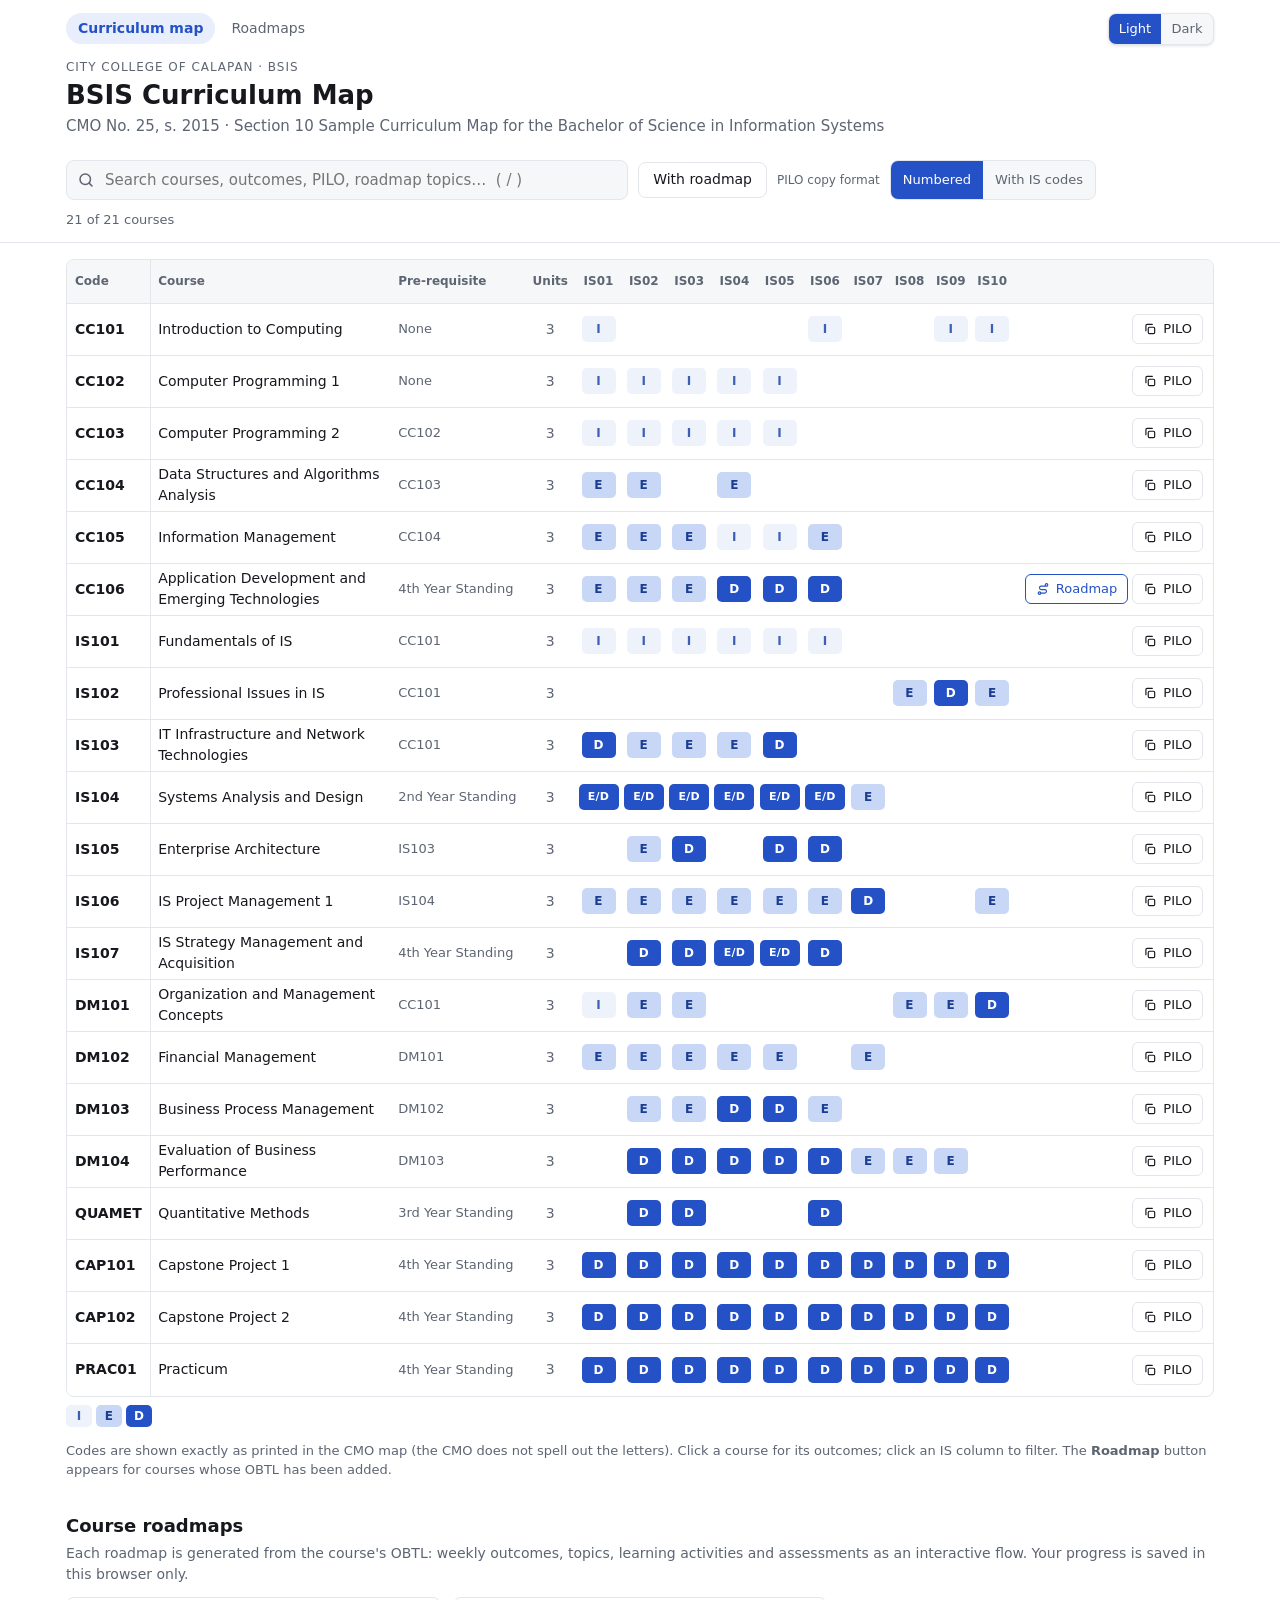
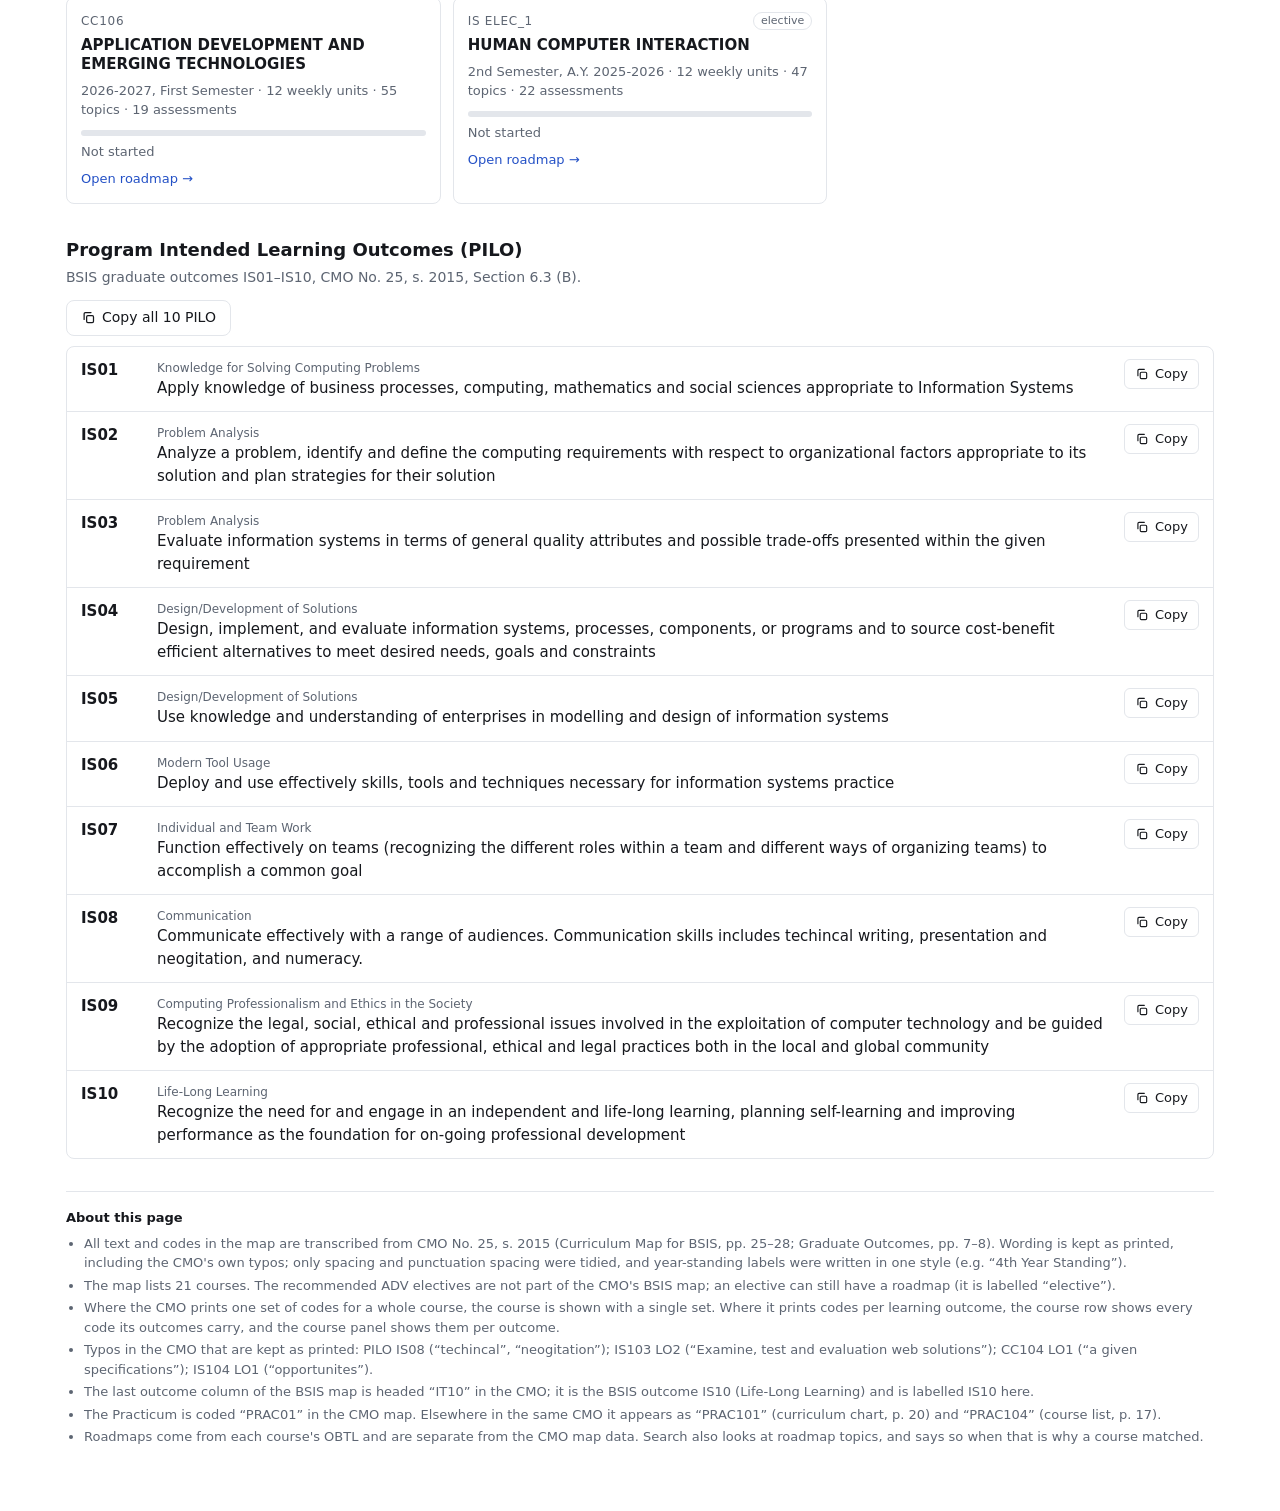
<file: index.html>
<!doctype html>
<html lang="en">
<head>
<meta charset="utf-8">
<meta name="viewport" content="width=device-width, initial-scale=1">
<title>BSIS Curriculum Map</title>
<meta name="description" content="BSIS curriculum map from CMO No. 25, s. 2015: courses, learning outcomes, PILO mapping with copy buttons, and an interactive roadmap for each course with an OBTL.">
<link rel="icon" href="data:image/svg+xml,%3Csvg xmlns='http://www.w3.org/2000/svg' viewBox='0 0 32 32'%3E%3Crect width='32' height='32' rx='6' fill='%232451c6'/%3E%3Cpath d='M8 9h16M8 16h16M8 23h10' stroke='white' stroke-width='3' stroke-linecap='round'/%3E%3C/svg%3E">
<link rel="stylesheet" href="css/base.css">
<link rel="stylesheet" href="css/map.css">
<script src="js/theme.js"></script>
</head>
<body>

<div class="themebar">
  <div class="wrap">
    <div class="seg theme" role="group" aria-label="Theme">
      <button type="button" data-theme-set="light" aria-pressed="true">Light</button>
      <button type="button" data-theme-set="dark" aria-pressed="false">Dark</button>
    </div>
  </div>
</div>

<div class="wrap">
  <header class="top">
    <nav class="topnav" aria-label="Sections">
      <a href="index.html" aria-current="page">Curriculum map</a>
      <a href="index.html#roadmaps" id="navRoadmaps">Roadmaps</a>
    </nav>
    <p class="eyebrow">City College of Calapan · BSIS</p>
    <h1>BSIS Curriculum Map</h1>
    <p class="sub">CMO No. 25, s. 2015 · Section 10 Sample Curriculum Map for the Bachelor of Science in Information Systems</p>
  </header>
</div>

<div class="bar">
  <div class="wrap">
    <div class="row">
      <div class="search">
        <svg viewBox="0 0 24 24" fill="none" stroke="currentColor" stroke-width="2" stroke-linecap="round" aria-hidden="true"><circle cx="11" cy="11" r="7"/><path d="m20 20-3.5-3.5"/></svg>
        <input id="q" type="search" placeholder="Search courses, outcomes, PILO, roadmap topics…  ( / )" autocomplete="off" aria-label="Search courses">
        <button class="clear" id="clear" type="button" aria-label="Clear search">✕</button>
      </div>
      <button class="btn" id="onlyRm" type="button" aria-pressed="false" title="Show only courses that have a roadmap">With roadmap</button>
      <span class="seg-label">PILO copy format</span>
      <div class="seg" role="group" aria-label="PILO copy format">
        <button type="button" id="fmtNum" aria-pressed="true" title="1. text">Numbered</button>
        <button type="button" id="fmtCode" aria-pressed="false" title="IS01 – text">With IS codes</button>
      </div>
    </div>
    <div class="meta" id="meta" aria-live="polite"></div>
  </div>
</div>

<main class="wrap">
  <div class="tablewrap">
    <table class="map" id="map">
      <thead id="thead"></thead>
      <tbody id="tbody"></tbody>
    </table>
    <div class="empty" id="empty" hidden>No course matches your search.</div>
  </div>
  <div class="legend">
    <span><span class="cell I">I</span><span class="cell E">E</span><span class="cell D">D</span></span>
    <span>Codes are shown exactly as printed in the CMO map (the CMO does not spell out the letters). Click a course for its outcomes; click an IS column to filter. The <b>Roadmap</b> button appears for courses whose OBTL has been added.</span>
  </div>

  <h2 id="roadmaps">Course roadmaps</h2>
  <p class="hint">Each roadmap is generated from the course's OBTL: weekly outcomes, topics, learning activities and assessments as an interactive flow. Your progress is saved in this browser only.</p>
  <div class="rmcards" id="rmcards"></div>

  <h2 id="pilo-ref">Program Intended Learning Outcomes (PILO)</h2>
  <p class="hint">BSIS graduate outcomes IS01–IS10, CMO No. 25, s. 2015, Section 6.3 (B).</p>
  <div class="actions" style="margin-bottom:10px"><button class="btn" id="copyAllPilo" type="button"></button></div>
  <div class="pilolist" id="pilolist"></div>

  <section class="notes">
    <h3>About this page</h3>
    <ul>
      <li>All text and codes in the map are transcribed from CMO No. 25, s. 2015 (Curriculum Map for BSIS, pp. 25–28; Graduate Outcomes, pp. 7–8). Wording is kept as printed, including the CMO's own typos; only spacing and punctuation spacing were tidied, and year-standing labels were written in one style (e.g. “4th Year Standing”).</li>
      <li>The map lists 21 courses. The recommended ADV electives are not part of the CMO's BSIS map; an elective can still have a roadmap (it is labelled “elective”).</li>
      <li>Where the CMO prints one set of codes for a whole course, the course is shown with a single set. Where it prints codes per learning outcome, the course row shows every code its outcomes carry, and the course panel shows them per outcome.</li>
      <li>Typos in the CMO that are kept as printed: PILO IS08 (“techincal”, “neogitation”); IS103 LO2 (“Examine, test and evaluation web solutions”); CC104 LO1 (“a given specifications”); IS104 LO1 (“opportunites”).</li>
      <li>The last outcome column of the BSIS map is headed “IT10” in the CMO; it is the BSIS outcome IS10 (Life-Long Learning) and is labelled IS10 here.</li>
      <li>The Practicum is coded “PRAC01” in the CMO map. Elsewhere in the same CMO it appears as “PRAC101” (curriculum chart, p. 20) and “PRAC104” (course list, p. 17).</li>
      <li>Roadmaps come from each course's OBTL and are separate from the CMO map data. Search also looks at roadmap topics, and says so when that is why a course matched.</li>
    </ul>
  </section>
</main>

<div class="scrim" id="scrim"></div>
<aside class="drawer" id="drawer" role="dialog" aria-modal="true" aria-labelledby="dTitle" aria-hidden="true">
  <header>
    <div class="h">
      <p class="code" id="dCode"></p>
      <h2 class="ct" id="dTitle"></h2>
      <div class="facts" id="dFacts"></div>
    </div>
    <button class="close" id="dClose" type="button" aria-label="Close">×</button>
  </header>
  <div class="dbody" id="dBody"></div>
</aside>
<div class="toast" id="toast" role="status" aria-live="polite"></div>

<script src="js/data.js"></script>
<script src="js/roadmaps/manifest.js"></script>
<script src="js/common.js"></script>
<script src="js/map.js"></script>
</body>
</html>
</file>
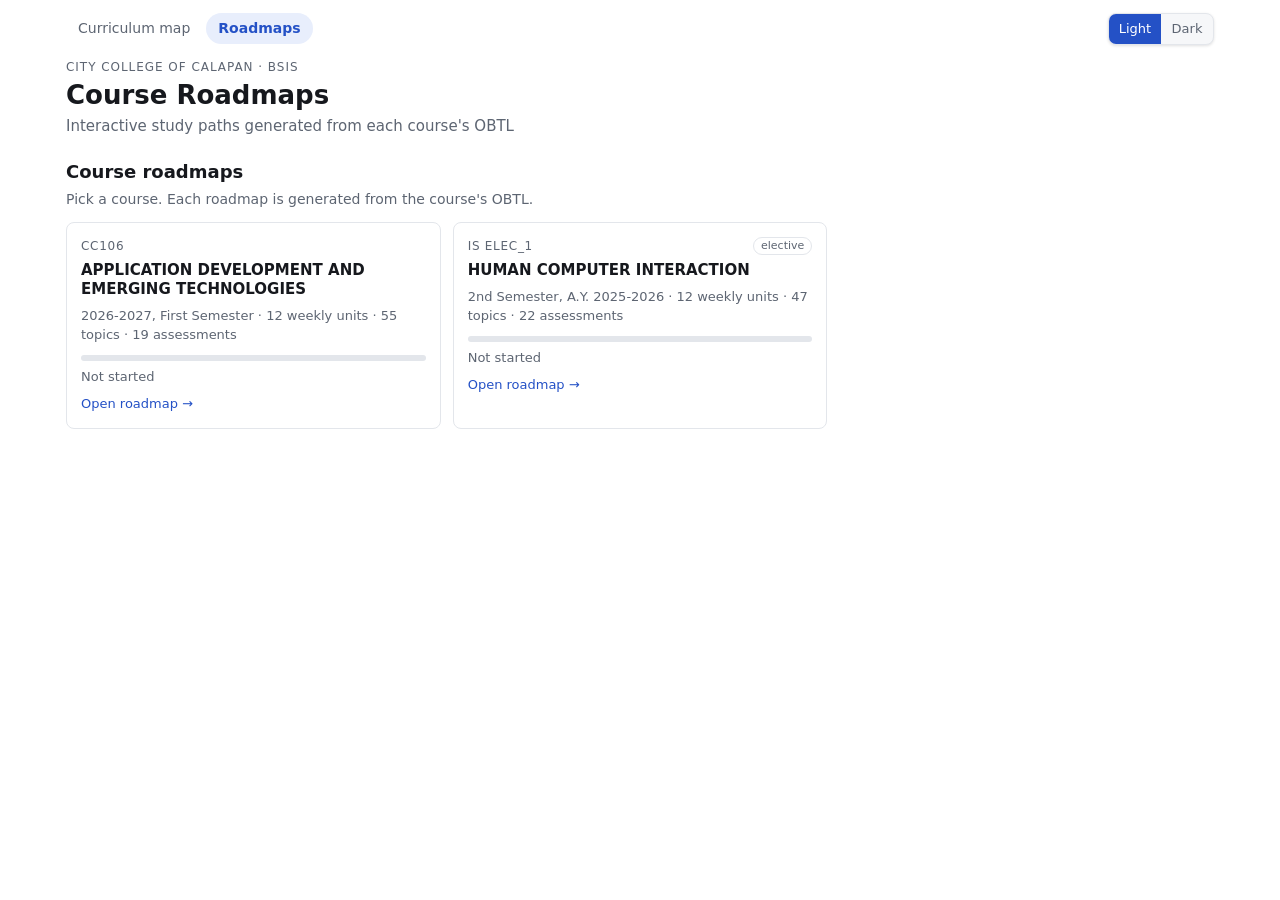
<file: roadmap.html>
<!doctype html>
<html lang="en">
<head>
<meta charset="utf-8">
<meta name="viewport" content="width=device-width, initial-scale=1">
<title>Course Roadmap · BSIS Curriculum Map</title>
<meta name="description" content="Interactive course roadmap generated from the OBTL: weekly outcomes, topics, learning activities and assessments with progress tracking.">
<link rel="icon" href="data:image/svg+xml,%3Csvg xmlns='http://www.w3.org/2000/svg' viewBox='0 0 32 32'%3E%3Crect width='32' height='32' rx='6' fill='%232451c6'/%3E%3Cpath d='M8 9h16M8 16h16M8 23h10' stroke='white' stroke-width='3' stroke-linecap='round'/%3E%3C/svg%3E">
<link rel="stylesheet" href="css/base.css">
<link rel="stylesheet" href="css/roadmap.css">
<script src="js/theme.js"></script>
</head>
<body>

<div class="themebar">
  <div class="wrap">
    <div class="seg theme" role="group" aria-label="Theme">
      <button type="button" data-theme-set="light" aria-pressed="true">Light</button>
      <button type="button" data-theme-set="dark" aria-pressed="false">Dark</button>
    </div>
  </div>
</div>

<div class="wrap">
  <header class="top">
    <nav class="topnav" aria-label="Sections">
      <a href="index.html">Curriculum map</a>
      <a href="roadmap.html" id="navRoadmaps" aria-current="page">Roadmaps</a>
    </nav>
    <div id="head"></div>
  </header>
</div>

<main class="wrap" id="main">
  <div id="hub" hidden>
    <h2 style="margin-top:8px">Course roadmaps</h2>
    <p class="hint">Pick a course. Each roadmap is generated from the course's OBTL.</p>
    <div class="rmcards" id="rmcards"></div>
  </div>
  <div id="msg" class="notice" hidden></div>

  <div id="view" hidden>
    <div class="toolbar" id="toolbar">
      <div class="rsearch">
        <svg viewBox="0 0 24 24" fill="none" stroke="currentColor" stroke-width="2" stroke-linecap="round" aria-hidden="true"><circle cx="11" cy="11" r="7"/><path d="m20 20-3.5-3.5"/></svg>
        <input id="rq" type="search" placeholder="Find a topic or assessment…  ( / )" autocomplete="off" aria-label="Find in roadmap">
      </div>
      <span class="hits small" id="hits" aria-live="polite"></span>
      <button class="btn" id="tTopics" type="button" aria-pressed="true">Topics</button>
      <button class="btn" id="tAt" type="button" aria-pressed="true">Assessments</button>
      <button class="btn" id="bReset" type="button">Reset progress</button>
    </div>

    <section class="panels" aria-label="Overview">
      <div class="panel wide">
        <h3>Timeline <span class="small">click a block to jump</span></h3>
        <div class="timeline" id="timeline"></div>
        <div class="legend2" id="tlLegend"></div>
      </div>
      <div class="panel">
        <h3>Learning activities by week <span class="small">click a cell to jump</span></h3>
        <div class="heat" id="heat"></div>
      </div>
      <div class="panel">
        <h3>Grading</h3>
        <div class="gradewrap" id="grading"></div>
      </div>
    </section>

    <section class="legend3" aria-label="How to read the roadmap">
      <span><i class="sw main"></i>Week / unit</span>
      <span><i class="sw sub"></i>Topic</span>
      <span><i class="sw at"></i>Assessment</span>
      <span><i class="sw exam"></i>Examination</span>
      <span class="small">Click a block for details · tick the circle to mark it done</span>
    </section>

    <section class="flowwrap" id="flowwrap" aria-label="Roadmap">
      <div class="colhead" aria-hidden="true"><span>Topics</span><span>Weekly units</span><span>Assessments</span></div>
      <div class="flow" id="flow"><svg class="links" id="links" aria-hidden="true"></svg><div class="rows" id="rows"></div></div>
    </section>

    <section class="about" id="about"></section>
  </div>
</main>

<div class="scrim" id="scrim"></div>
<aside class="drawer" id="drawer" role="dialog" aria-modal="true" aria-labelledby="dTitle" aria-hidden="true">
  <header>
    <div class="h">
      <p class="code" id="dCode"></p>
      <h2 class="ct" id="dTitle"></h2>
      <div class="facts" id="dFacts"></div>
    </div>
    <button class="close" id="dClose" type="button" aria-label="Close">×</button>
  </header>
  <div class="dbody" id="dBody"></div>
</aside>
<div class="toast" id="toast" role="status" aria-live="polite"></div>

<script src="js/data.js"></script>
<script src="js/roadmaps/manifest.js"></script>
<script src="js/common.js"></script>
<script src="js/roadmap.js"></script>
</body>
</html>
</file>
<file: css/base.css>
/* ==========================================================
   base.css – design tokens, reset and the parts shared by
   the curriculum map (index.html) and the roadmaps (roadmap.html)
   Two themes only: light (default) and dark (<html data-theme="dark">,
   set by js/theme.js). The OS colour scheme is deliberately ignored.
   ========================================================== */
:root{
  color-scheme:light;
  --bg:#ffffff; --surface:#f6f7f9; --line:#e3e6eb; --text:#16181d; --muted:#5d6572;
  --accent:#2451c6; --accent-ink:#ffffff; --accent-soft:#e8eefc;
  --i-bg:#eef2fb; --i-ink:#3d5fb5; --e-bg:#c9d7f7; --e-ink:#1b3d92; --d-bg:#2451c6; --d-ink:#ffffff;
  --ok:#1d7a46; --ok-soft:#dff3e7; --warn:#b45309; --warn-soft:#fdecc8;
  --ink:#16181d;                        /* node borders / text on pastel nodes */
  --n-main:#ffe599; --n-sub:#fff8e1; --n-at:#e3eeff; --n-exam:#16181d; --n-exam-ink:#ffffff;
  --radius:8px;
  --theme-room:118px;                   /* theme switch width + gap, kept free on the right of the sticky bars */
}
:root[data-theme="dark"]{
  color-scheme:dark;
  --bg:#121418; --surface:#1a1d23; --line:#2a2e36; --text:#eceef2; --muted:#9aa3b2;
  --accent:#7aa2ff; --accent-ink:#0d1220; --accent-soft:#1d2740;
  --i-bg:#1d2638; --i-ink:#9db8f5; --e-bg:#2c4278; --e-ink:#dbe6ff; --d-bg:#7aa2ff; --d-ink:#0d1220;
  --ok:#56c98a; --ok-soft:#173326; --warn:#f0b35a; --warn-soft:#3a2a10;
  --ink:#eceef2;
  --n-main:#5a4a12; --n-sub:#2a2616; --n-at:#1d2a45; --n-exam:#eceef2; --n-exam-ink:#121418;
}
*{box-sizing:border-box}
html{-webkit-text-size-adjust:100%}
body{margin:0;background:var(--bg);color:var(--text);font:15px/1.5 system-ui,-apple-system,"Segoe UI",Roboto,Helvetica,Arial,sans-serif}
button{font:inherit;color:inherit}
a{color:var(--accent)}
.wrap{max-width:1180px;margin:0 auto;padding:0 16px}
.sr{position:absolute;width:1px;height:1px;overflow:hidden;clip:rect(0 0 0 0);white-space:nowrap}

/* ---------- page header + top navigation ---------- */
header.top{padding:13px 0 12px}
.topnav{display:flex;gap:4px;margin:0 0 14px;font-size:14px}

/* ---------- theme switch: fixed at the top right, in line with the nav and the sticky bars ---------- */
.themebar{position:fixed;top:13px;left:0;right:0;z-index:30;pointer-events:none}
.themebar .wrap{display:flex;justify-content:flex-end}
.seg.theme{pointer-events:auto;box-shadow:0 1px 3px rgba(10,12,18,.12)}
.seg.theme button{height:30px;width:52px;padding:0}
.topnav a{padding:5px 12px;border-radius:999px;text-decoration:none;color:var(--muted)}
.topnav a:hover{color:var(--text);background:var(--surface)}
.topnav a[aria-current="page"]{background:var(--accent-soft);color:var(--accent);font-weight:600}
.eyebrow{font-size:12px;letter-spacing:.08em;text-transform:uppercase;color:var(--muted);margin:0 0 4px}
h1{font-size:26px;line-height:1.2;margin:0 0 4px;font-weight:650}
.sub{color:var(--muted);margin:0}
h2{font-size:18px;margin:32px 0 4px;font-weight:650}
.hint{color:var(--muted);margin:0 0 12px;font-size:14px}
.small{font-size:13px;color:var(--muted)}

/* ---------- controls ---------- */
.seg{display:inline-flex;border:1px solid var(--line);border-radius:var(--radius);overflow:hidden;background:var(--surface)}
.seg button{border:0;background:transparent;padding:0 12px;height:38px;cursor:pointer;color:var(--muted);font-size:13px}
.seg button[aria-pressed="true"]{background:var(--accent);color:var(--accent-ink)}
.chip{display:inline-flex;align-items:center;gap:6px;background:var(--accent-soft);color:var(--accent);border-radius:999px;padding:2px 6px 2px 10px;font-size:13px}
.chip button{border:0;background:transparent;cursor:pointer;color:inherit;width:20px;height:20px;border-radius:50%;line-height:1}
.chip button:hover{background:var(--line)}
.iconbtn{display:inline-flex;align-items:center;gap:6px;height:30px;padding:0 10px;border:1px solid var(--line);background:var(--bg);border-radius:6px;cursor:pointer;font-size:13px;color:var(--text);text-decoration:none}
.iconbtn:hover{border-color:var(--accent);color:var(--accent)}
.iconbtn svg{width:14px;height:14px}
.iconbtn.done{border-color:var(--ok);color:var(--ok)}
.btn{display:inline-flex;align-items:center;gap:6px;height:36px;padding:0 14px;border-radius:var(--radius);border:1px solid var(--line);background:var(--bg);cursor:pointer;font-size:14px;text-decoration:none;color:var(--text)}
.btn:hover{border-color:var(--accent);color:var(--accent)}
.btn.primary{background:var(--accent);border-color:var(--accent);color:var(--accent-ink)}
.btn.primary:hover{color:var(--accent-ink);opacity:.92}
.btn.done{border-color:var(--ok);color:var(--ok);background:var(--bg)}
.btn[aria-pressed="true"]{border-color:var(--accent);background:var(--accent-soft);color:var(--accent)}
.btn svg{width:15px;height:15px}
.btn[disabled],.iconbtn[aria-disabled="true"]{opacity:.5;cursor:default;pointer-events:none}
.actions{display:flex;gap:8px;flex-wrap:wrap;margin-bottom:6px}

/* ---------- side drawer (details panel) ---------- */
.scrim{position:fixed;inset:0;background:rgba(10,12,18,.45);opacity:0;pointer-events:none;transition:opacity .15s;z-index:40}
.scrim.on{opacity:1;pointer-events:auto}
aside.drawer{position:fixed;top:0;right:0;height:100%;width:min(560px,100%);background:var(--bg);border-left:1px solid var(--line);z-index:50;transform:translateX(100%);transition:transform .18s ease;display:flex;flex-direction:column}
aside.drawer.on{transform:none}
.drawer header{padding:18px 20px 12px;border-bottom:1px solid var(--line);display:flex;gap:12px;align-items:flex-start}
.drawer header .h{flex:1}
.drawer .code{font-size:12px;letter-spacing:.06em;color:var(--muted);text-transform:uppercase;margin:0}
.drawer h2.ct{font-size:20px;margin:2px 0 6px}
.facts{display:flex;gap:16px;flex-wrap:wrap;font-size:13px;color:var(--muted)}
.facts b{color:var(--text);font-weight:600}
.close{border:0;background:transparent;width:34px;height:34px;border-radius:6px;cursor:pointer;color:var(--muted);font-size:22px;line-height:1}
.close:hover{background:var(--surface);color:var(--text)}
.dbody{overflow:auto;padding:16px 20px 32px;flex:1}
.sec{margin-top:22px}
.sec h3{font-size:12px;letter-spacing:.07em;text-transform:uppercase;color:var(--muted);margin:0 0 8px;font-weight:600;display:flex;align-items:center;justify-content:space-between}

/* ---------- roadmap cards (used on both pages) ---------- */
.rmcards{display:grid;grid-template-columns:repeat(auto-fill,minmax(290px,1fr));gap:12px}
.rmcard{display:flex;flex-direction:column;gap:6px;border:1px solid var(--line);border-radius:var(--radius);padding:14px;text-decoration:none;color:var(--text);background:var(--bg)}
.rmcard:hover{border-color:var(--accent)}
.rmcard .k{font-size:12px;letter-spacing:.06em;color:var(--muted);text-transform:uppercase;display:flex;justify-content:space-between;gap:8px}
.rmcard .t{font-weight:600;line-height:1.3}
.rmcard .m{font-size:13px;color:var(--muted)}
.rmcard .pb{height:6px;border-radius:3px;background:var(--line);overflow:hidden;margin-top:4px}
.rmcard .pb i{display:block;height:100%;background:var(--ok);width:0}
.rmcard .go{font-size:13px;color:var(--accent);margin-top:2px}
.tag-note{font-size:11px;border:1px solid var(--line);border-radius:999px;padding:0 7px;color:var(--muted);text-transform:none;letter-spacing:0;white-space:nowrap}

.toast{position:fixed;left:50%;bottom:22px;transform:translateX(-50%) translateY(20px);background:var(--text);color:var(--bg);padding:9px 16px;border-radius:999px;font-size:14px;opacity:0;pointer-events:none;transition:all .18s;z-index:80;max-width:90vw}
.toast.on{opacity:1;transform:translateX(-50%) translateY(0)}

@media (max-width:640px){ h1{font-size:22px} }
@media print{.bar,.scrim,aside.drawer,.act,.toast,.themebar{display:none!important}}
@media (prefers-reduced-motion:reduce){*{transition:none!important;scroll-behavior:auto!important}}
</file>
<file: css/map.css>
/* ==========================================================
   map.css – curriculum map page (index.html)
   ========================================================== */
.bar{position:sticky;top:0;z-index:20;background:var(--bg);border-bottom:1px solid var(--line);padding:10px 0}
.bar .row{display:flex;gap:10px;align-items:center;flex-wrap:wrap;padding-right:var(--theme-room)}
.search{flex:1 1 320px;position:relative}
.search input{width:100%;height:40px;border:1px solid var(--line);border-radius:var(--radius);background:var(--surface);color:var(--text);padding:0 38px 0 38px;font:inherit}
.search input:focus{outline:2px solid var(--accent);outline-offset:0;background:var(--bg)}
.search svg{position:absolute;left:11px;top:11px;width:18px;height:18px;color:var(--muted);pointer-events:none}
input[type=search]::-webkit-search-cancel-button{display:none}
.search .clear{position:absolute;right:6px;top:6px;width:28px;height:28px;border:0;background:transparent;border-radius:6px;cursor:pointer;color:var(--muted);display:none}
.search .clear:hover{background:var(--line)}
.seg-label{font-size:12px;color:var(--muted)}
.meta{display:flex;gap:12px;align-items:center;flex-wrap:wrap;margin-top:8px;min-height:24px;font-size:13px;color:var(--muted)}

/* table */
.tablewrap{margin:16px 0 8px;overflow-x:auto;border:1px solid var(--line);border-radius:var(--radius)}
table.map{border-collapse:separate;border-spacing:0;width:100%;min-width:1060px}
.map th,.map td{padding:0 8px;border-bottom:1px solid var(--line);text-align:left;vertical-align:middle}
.map thead th{background:var(--surface);font-size:12px;font-weight:600;color:var(--muted);height:44px;position:sticky;top:0;white-space:nowrap}
.map tbody tr{cursor:pointer}
.map tbody tr:last-child td{border-bottom:0}
.map tbody tr:hover td{background:var(--surface)}
.map tbody tr:focus-visible{outline:2px solid var(--accent);outline-offset:-2px}
.map td{height:52px;font-size:14px}
.map td.code{font-weight:600;white-space:nowrap;width:84px}
.map td.code,.map thead th:first-child{position:sticky;left:0;z-index:2;background:var(--bg);box-shadow:1px 0 0 var(--line)}
.map thead th:first-child{background:var(--surface);z-index:3}
.map tbody tr:hover td.code{background:var(--surface)}
.map td.title{min-width:240px}
.map td.title .snip{display:block;font-size:12px;color:var(--muted);margin-top:1px;max-width:420px;overflow:hidden;text-overflow:ellipsis;white-space:nowrap}
.map td.pre{white-space:nowrap;color:var(--muted);font-size:13px}
.map td.u{text-align:center;width:48px;color:var(--muted)}
.map th.p,.map td.p{text-align:center;padding:0 2px;width:48px}
.map th.p button{border:0;background:transparent;cursor:pointer;font-size:12px;font-weight:600;color:var(--muted);width:100%;height:100%;padding:0}
.map th.p button:hover{color:var(--text)}
.map th.p button[aria-pressed="true"]{color:var(--accent);box-shadow:inset 0 -2px 0 var(--accent)}
.cell{display:inline-flex;align-items:center;justify-content:center;min-width:34px;height:26px;border-radius:5px;font-size:12px;font-weight:600;letter-spacing:.02em}
.cell.I{background:var(--i-bg);color:var(--i-ink)}
.cell.E{background:var(--e-bg);color:var(--e-ink)}
.cell.D{background:var(--d-bg);color:var(--d-ink)}
.cell.x{font-size:11px;min-width:40px}
td.p.hl,th.p.hl{background:var(--accent-soft)}
.map td.act{width:1%;white-space:nowrap;text-align:right;padding-right:10px}
.map td.act .iconbtn{margin-left:4px}
.iconbtn.rm{border-color:var(--accent);color:var(--accent)}
.iconbtn.rm:hover{background:var(--accent-soft)}
.iconbtn.rm .pct{font-size:11px;opacity:.85}
.empty{padding:40px 16px;text-align:center;color:var(--muted)}

/* legend + notes */
.legend{display:flex;gap:14px;flex-wrap:wrap;align-items:center;font-size:13px;color:var(--muted);margin:6px 0 28px}
.legend .cell{min-width:26px;height:22px;margin-right:4px}

.pilolist{border:1px solid var(--line);border-radius:var(--radius);overflow:hidden}
.pilo{display:grid;grid-template-columns:64px 1fr auto;gap:12px;align-items:start;padding:12px 14px;border-bottom:1px solid var(--line)}
.pilo:last-child{border-bottom:0}
.pilo .c{font-weight:600}
.pilo .a{font-size:12px;color:var(--muted)}
.pilo .t{margin:0}
.pilo.flash{background:var(--accent-soft)}

.notes{margin:32px 0 64px;font-size:13px;color:var(--muted);border-top:1px solid var(--line);padding-top:16px}
.notes h3{font-size:13px;color:var(--text);margin:0 0 6px}
.notes ul{margin:0 0 12px;padding-left:18px}
.notes li{margin:3px 0}

/* drawer content */
.lo{display:grid;grid-template-columns:44px 1fr auto;gap:10px;padding:10px 0;border-bottom:1px solid var(--line);align-items:start}
.lo:last-child{border-bottom:0}
.lo .n{font-weight:600;font-size:13px;color:var(--muted);padding-top:1px}
.lo p{margin:0}
.lo .codes{display:flex;gap:4px;flex-wrap:wrap;margin-top:6px}
.codes .cell{min-width:auto;padding:0 7px;height:22px}
.mini{width:100%;border-collapse:collapse;font-size:12px;margin-top:4px}
.mini th,.mini td{border:1px solid var(--line);text-align:center;padding:3px 0;width:9%}
.mini th{background:var(--surface);color:var(--muted);font-weight:600}
.mini th:first-child,.mini td:first-child{width:12%}
.mini td.I{background:var(--i-bg);color:var(--i-ink);font-weight:600}
.mini td.E{background:var(--e-bg);color:var(--e-ink);font-weight:600}
.mini td.D{background:var(--d-bg);color:var(--d-ink);font-weight:600}
.dp{display:grid;grid-template-columns:60px 1fr auto;gap:10px;padding:10px 0;border-bottom:1px solid var(--line);align-items:start}
.dp:last-child{border-bottom:0}
.dp .c{font-weight:600}
.dp .a{font-size:12px;color:var(--muted)}
.dp p{margin:0}
.dp .l{display:flex;gap:4px;margin-top:5px;flex-wrap:wrap}
.dp .l .cell{min-width:auto;padding:0 7px;height:20px;font-size:11px}
.rmbox{border:1px solid var(--accent);background:var(--accent-soft);border-radius:var(--radius);padding:12px 14px;margin-top:14px;display:flex;gap:12px;align-items:center;justify-content:space-between;flex-wrap:wrap}
.rmbox p{margin:0;font-size:14px}
.rmbox.none{border-color:var(--line);background:var(--surface)}

@media (max-width:640px){
  .pilo{grid-template-columns:52px 1fr}
  .pilo .iconbtn{grid-column:2;justify-self:start}
  .lo{grid-template-columns:36px 1fr}
  .lo .iconbtn{grid-column:2;justify-self:start}
  .dp{grid-template-columns:52px 1fr}
  .dp .iconbtn{grid-column:2;justify-self:start}
}
</file>
<file: css/roadmap.css>
/* ==========================================================
   roadmap.css – roadmap viewer (roadmap.html)
   ========================================================== */
.notice{border:1px solid var(--line);background:var(--surface);border-radius:var(--radius);padding:14px 16px;margin:12px 0}

/* header */
.rhead{display:flex;gap:20px;align-items:center;justify-content:space-between;flex-wrap:wrap}
.rhead .txt{flex:1 1 380px;min-width:0}
.rhead .meta2{display:flex;gap:6px 16px;flex-wrap:wrap;color:var(--muted);font-size:13px;margin-top:6px}
.rhead .meta2 b{color:var(--text);font-weight:600}
.rhead .links{display:flex;gap:8px;flex-wrap:wrap;margin-top:10px;align-items:center}
.pchip{display:inline-flex;height:26px;align-items:center;padding:0 9px;border-radius:6px;font-size:12px;font-weight:600;text-decoration:none;background:var(--accent-soft);color:var(--accent)}
.pchip:hover{outline:1px solid var(--accent)}
.ring{display:flex;align-items:center;gap:12px}
.ring svg{width:76px;height:76px;transform:rotate(-90deg)}
.ring .bg{stroke:var(--line)} .ring .fg{stroke:var(--ok);transition:stroke-dasharray .3s}
.ring .num{font-size:22px;font-weight:650;line-height:1}
.ring .cap{font-size:12px;color:var(--muted)}

/* toolbar */
.toolbar{position:sticky;top:0;z-index:20;background:var(--bg);border-bottom:1px solid var(--line);padding:10px var(--theme-room) 10px 0;display:flex;gap:10px;align-items:center;flex-wrap:wrap}
.rsearch{position:relative;flex:1 1 260px;max-width:420px}
.rsearch input{width:100%;height:36px;border:1px solid var(--line);border-radius:var(--radius);background:var(--surface);color:var(--text);padding:0 12px 0 34px;font:inherit}
.rsearch input:focus{outline:2px solid var(--accent);background:var(--bg)}
.rsearch svg{position:absolute;left:10px;top:9px;width:18px;height:18px;color:var(--muted);pointer-events:none}
.hits{min-width:80px}
.hits:empty{display:none}

/* overview panels */
.panels{display:grid;grid-template-columns:1.4fr 1fr;gap:12px;margin:16px 0}
.panel{border:1px solid var(--line);border-radius:var(--radius);padding:14px;min-width:0;overflow:hidden}
.panel.wide{grid-column:1/-1}
.panel h3{margin:0 0 10px;font-size:13px;font-weight:600;display:flex;justify-content:space-between;gap:8px}
.panel h3 .small{font-weight:400}

.timeline{display:flex;gap:3px;height:46px}
.tl{flex:var(--span,1) 1 0;min-width:0;border:0;border-radius:5px;cursor:pointer;background:var(--n-main);color:var(--ink);font-size:11px;font-weight:600;padding:0 2px;position:relative;overflow:hidden;white-space:nowrap}
.tl.exam{background:var(--n-exam);color:var(--n-exam-ink)}
.tl:hover{outline:2px solid var(--accent)}
.tl.done{background:var(--ok);color:#fff}
.tl.prog{background:repeating-linear-gradient(45deg,var(--n-main) 0 6px,var(--warn-soft) 6px 12px)}
.tl.skip{opacity:.4}
.legend2{display:flex;gap:14px;flex-wrap:wrap;margin-top:8px;font-size:12px;color:var(--muted)}
.sw{display:inline-block;width:12px;height:12px;border-radius:3px;margin-right:6px;vertical-align:-1px;border:1px solid var(--ink)}
.sw.main{background:var(--n-main)} .sw.sub{background:var(--n-sub)} .sw.at{background:var(--n-at)} .sw.exam{background:var(--n-exam)} .sw.done{background:var(--ok)} .sw.prog{background:var(--warn-soft)} 

.heat{display:grid;gap:3px;font-size:11px;color:var(--muted);overflow-x:auto;padding-bottom:2px}
.heat .rl{display:flex;align-items:center;padding-right:6px;white-space:nowrap}
.heat .ch{text-align:center;font-weight:600}
.heat .hc{height:26px;border:0;border-radius:4px;cursor:pointer;background:var(--accent);padding:0;color:var(--accent-ink);font-size:11px;font-weight:600}
.heat .hc[data-n="0"]{background:var(--surface);color:transparent;cursor:default}
.heat .hc:not([data-n="0"]):hover{outline:2px solid var(--text)}

.gradewrap{display:flex;gap:18px;align-items:center;flex-wrap:wrap}
.donut{position:relative;width:150px;height:150px;flex:none}
.donut svg{width:100%;height:100%;transform:rotate(-90deg)}
.donut circle{fill:none;stroke-width:22;transition:stroke-width .12s;cursor:pointer}
.donut circle:hover,.donut circle.on{stroke-width:27}
.donut .mid{position:absolute;inset:0;display:flex;flex-direction:column;align-items:center;justify-content:center;text-align:center;pointer-events:none;line-height:1.15;padding:0 28px}
.donut .mid b{font-size:22px}
.donut .mid span{font-size:11px;color:var(--muted)}
.glegend{display:grid;gap:6px;font-size:13px;flex:1 1 160px;min-width:0}
.glegend div{display:flex;gap:8px;align-items:center;cursor:default}
.glegend i{width:12px;height:12px;border-radius:3px;flex:none}
.glegend b{margin-left:auto;font-weight:600}
.stack{display:flex;height:22px;border-radius:5px;overflow:hidden;margin-top:6px;width:100%}
.stack span{display:flex;align-items:center;justify-content:center;color:#fff;font-size:11px;font-weight:600;min-width:0;overflow:hidden}
.gsub{width:100%;font-size:12px;color:var(--muted);margin-top:4px}
.gsub p{margin:4px 0 0}

/* legend */
.legend3{display:flex;gap:16px;flex-wrap:wrap;align-items:center;font-size:13px;color:var(--muted);margin:4px 0 12px}

/* ---------- flow ---------- */
.flowwrap{margin:0 0 40px}
.colhead{display:grid;grid-template-columns:1fr minmax(240px,300px) 1fr;gap:56px;font-size:11px;letter-spacing:.08em;text-transform:uppercase;color:var(--muted);text-align:center;margin-bottom:6px}
.flow{position:relative;padding:8px 0 24px}
.flow svg.links{position:absolute;inset:0;width:100%;height:100%;pointer-events:none;overflow:visible}
.links path{fill:none;stroke:var(--ink);stroke-width:1.6}
.links path.spine{stroke:var(--accent);stroke-width:3;stroke-dasharray:7 6}
.links path.side{opacity:.55;stroke-dasharray:4 4}
.links path.done{stroke:var(--ok);opacity:1}
.rows{position:relative;display:flex;flex-direction:column;gap:46px}
.row{display:grid;grid-template-columns:1fr minmax(240px,300px) 1fr;gap:56px;align-items:center}
.col{display:flex;flex-direction:column;gap:10px;min-width:0}
.col.l{align-items:flex-end}
.col.r{align-items:flex-start}
.hide-topics .col.l,.hide-topics .links path.lk-l{display:none}
.hide-at .col.r,.hide-at .links path.lk-r{display:none}

.node{position:relative;display:flex;align-items:flex-start;gap:8px;text-align:left;border:2px solid var(--ink);border-radius:8px;padding:9px 10px;cursor:pointer;color:var(--ink);background:var(--n-sub);box-shadow:3px 3px 0 var(--ink);width:100%;font-size:13px;line-height:1.35;transition:transform .08s,box-shadow .08s}
.node:hover{transform:translate(-1px,-1px);box-shadow:4px 4px 0 var(--ink)}
.node:focus-visible{outline:3px solid var(--accent);outline-offset:2px}
.node .tx{flex:1;min-width:0;overflow-wrap:anywhere}
.node .eyebrow2{display:block;font-size:11px;font-weight:700;letter-spacing:.04em;text-transform:uppercase;opacity:.75;margin-bottom:2px}
.node.main{background:var(--n-main);font-size:14px;font-weight:600;padding:12px 12px;max-width:none}
.node.sub{max-width:340px}
.node.at{background:var(--n-at);max-width:340px}
.node.exam{background:var(--n-exam);color:var(--n-exam-ink);border-color:var(--n-exam);box-shadow:3px 3px 0 var(--accent);font-weight:600}
.node.exam .chk{border-color:var(--n-exam-ink)}
.node .mco{display:inline-block;font-size:10px;font-weight:700;border:1px solid currentColor;border-radius:999px;padding:0 6px;margin-right:6px;vertical-align:1px}
.node .pills{display:flex;gap:4px;margin-top:6px;flex-wrap:wrap}
.node .pill{font-size:10px;font-weight:600;border:1px solid var(--ink);border-radius:999px;padding:0 6px;background:rgba(255,255,255,.35);color:var(--ink)}
.chk{flex:none;width:20px;height:20px;border-radius:50%;border:2px solid var(--ink);background:transparent;cursor:pointer;display:flex;align-items:center;justify-content:center;padding:0;color:transparent;margin-top:1px}
.chk:hover{background:rgba(0,0,0,.1)}
.chk svg{width:12px;height:12px}
.node.done{background:var(--ok-soft);border-color:var(--ok);box-shadow:3px 3px 0 var(--ok);color:var(--text)}
.node.done .chk{background:var(--ok);border-color:var(--ok);color:#fff}
.node.done .tx{text-decoration:line-through;text-decoration-color:var(--ok);text-decoration-thickness:1.5px}
.node.prog{border-style:dashed;box-shadow:3px 3px 0 var(--warn)}
.node.prog .chk{border-color:var(--warn);background:linear-gradient(90deg,var(--warn) 50%,transparent 50%)}
.node.skip{opacity:.45;box-shadow:none}
.node.skip .tx{text-decoration:line-through}
.node.hit{outline:3px solid var(--accent);outline-offset:3px}
.flow.searching .node:not(.hit){opacity:.35}
.node.flash{animation:flash 1.2s ease 1}
@keyframes flash{0%,60%{outline:4px solid var(--accent);outline-offset:4px}100%{outline:4px solid transparent}}

/* drawer content */
.stbar{display:flex;gap:6px;flex-wrap:wrap}
.stbar .btn{height:34px;padding:0 12px;font-size:13px}
.kv{margin:0;font-size:14px}
.sec ul{margin:0;padding-left:18px} .sec li{margin:3px 0}
.tlaitem{border-left:3px solid var(--line);padding:2px 0 2px 10px;margin:6px 0}
.tlaitem b{font-size:12px;letter-spacing:.05em;text-transform:uppercase;color:var(--muted);display:block}
.navrow{display:flex;justify-content:space-between;gap:8px;margin-top:22px}

/* about / readings */
.about{margin:0 0 64px}
.about details{border:1px solid var(--line);border-radius:var(--radius);margin:8px 0;padding:0 14px}
.about summary{cursor:pointer;padding:12px 0;font-weight:600}
.about .inner{padding:0 0 14px;font-size:14px}
.about ol,.about ul{padding-left:20px;margin:6px 0} .about li{margin:4px 0}
.about .refs p{margin:6px 0 6px 22px;text-indent:-22px;overflow-wrap:anywhere}
.about .refs h4{margin:14px 0 2px;font-size:12px;letter-spacing:.06em;text-transform:uppercase;color:var(--muted)}

/* ---------- mobile: stacked ---------- */
@media (max-width:819px){
  .panels{grid-template-columns:1fr}
  .colhead{display:none}
  .flow svg.links{display:none}
  .rows{gap:26px;padding-left:22px;border-left:3px dashed var(--accent);margin-left:6px}
  .row{display:flex;flex-direction:column;gap:10px;align-items:stretch}
  .col,.col.l,.col.r{align-items:stretch;padding-left:16px}
  .col.l{order:2} .col.r{order:3} .row>.mainwrap{order:1}
  .node.sub,.node.at{max-width:none}
  .toolbar{gap:8px;position:static;justify-content:flex-start;padding-right:0}
  .toolbar .btn{height:34px;padding:0 10px;font-size:13px}
  .rsearch{flex-basis:100%;max-width:none}
  .rows{padding-right:5px}
  .tl{font-size:9px;padding:0}
  .timeline{height:40px;gap:2px}
}
@media print{.toolbar{display:none}}
</file>
